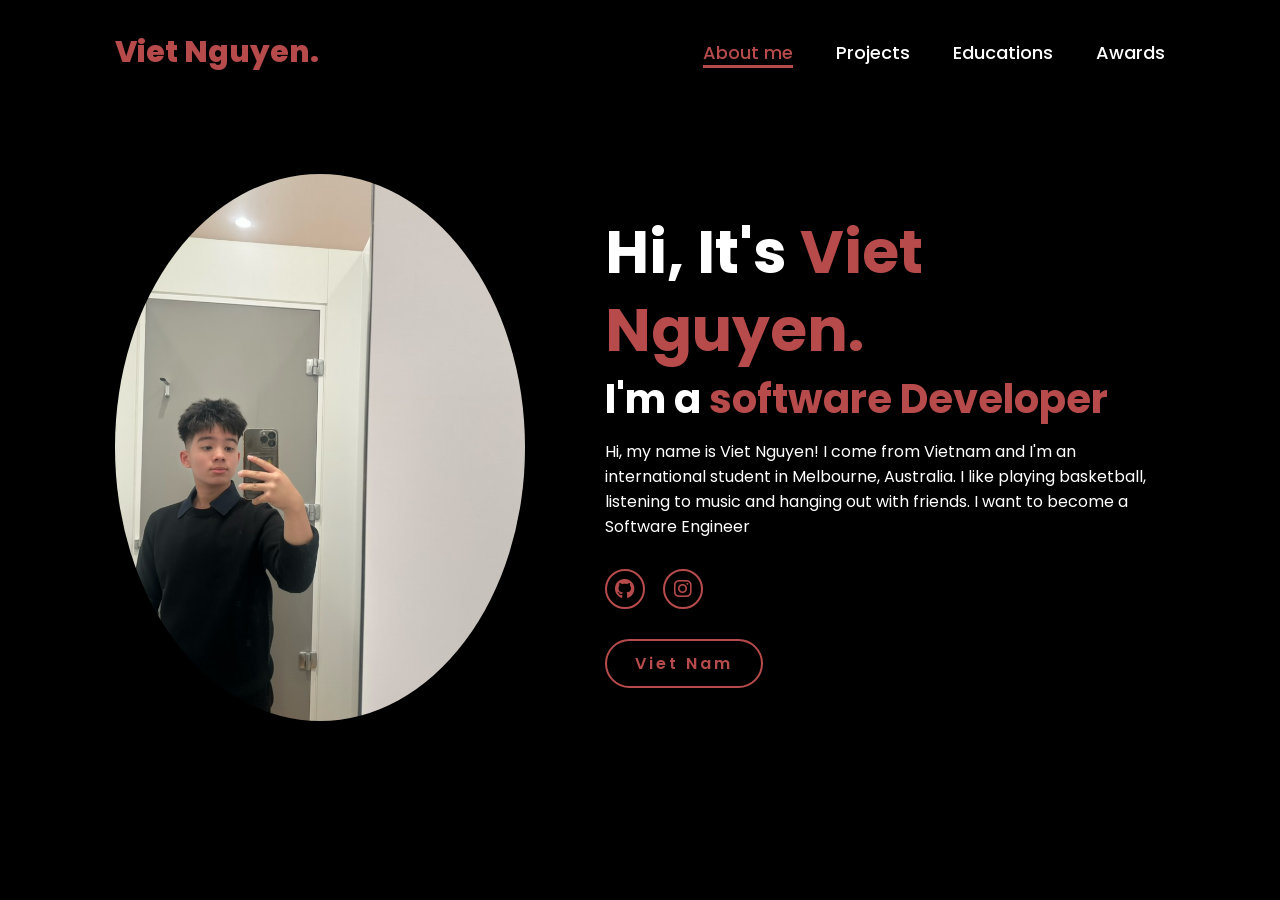
<file: index.html>
<!DOCTYPE html>
<html lang="en">
    
<head>
    <meta charset="UTF-8">
    <meta name="viewport" content="width=device-width, initial-scale=1.0">
    <link rel="stylesheet" href="https://cdnjs.cloudflare.com/ajax/libs/font-awesome/6.5.2/css/all.min.css">
    <link rel="stylesheet" href="./styles.css">
    <title>Portfolio Website</title>
</head>
<body>
    <header>
        <a href="/index.html" class="logo">Viet Nguyen.</a>

        <nav>
            <a href="/index.html" class="active">About me</a>
            <a href="/project.html" >Projects</a>
            <a href="/education.html" >Educations</a>
            <a href="/award.html" >Awards</a>
        </nav>
    </header>
    <section class="home">
        <div class="home-img">
            <img src="./4CDA007C-0834-4842-A469-90190577B0D3_1_105_c.jpeg" alt="">
        </div>
        <div class="home-content">
            <h1>Hi, It's <span>Viet Nguyen.</span></h1>
            <h3 class="typing-text">I'm a <span></span></h3>
            <p>
                Hi, my name is Viet Nguyen! I come from Vietnam and I'm an international student in Melbourne, Australia. I like playing basketball, listening to
                music and hanging out with friends. I want to become a Software Engineer
            </p>
            <div class="social-icons">
                <a href="https://github.com/Dutz-x08z"><i class="fa-brands fa-github"></i></a>
                <a href="https://www.instagram.com/_vjetng.08_/"><i class="fa-brands fa-instagram"></i></a>
            </div>
            <a href="https://maps.app.goo.gl/EAD2N7cCawLZmibY9" class="btn" target="_blank">Viet Nam</a>
        </div>
    </section>
</body>
</html>
</file>
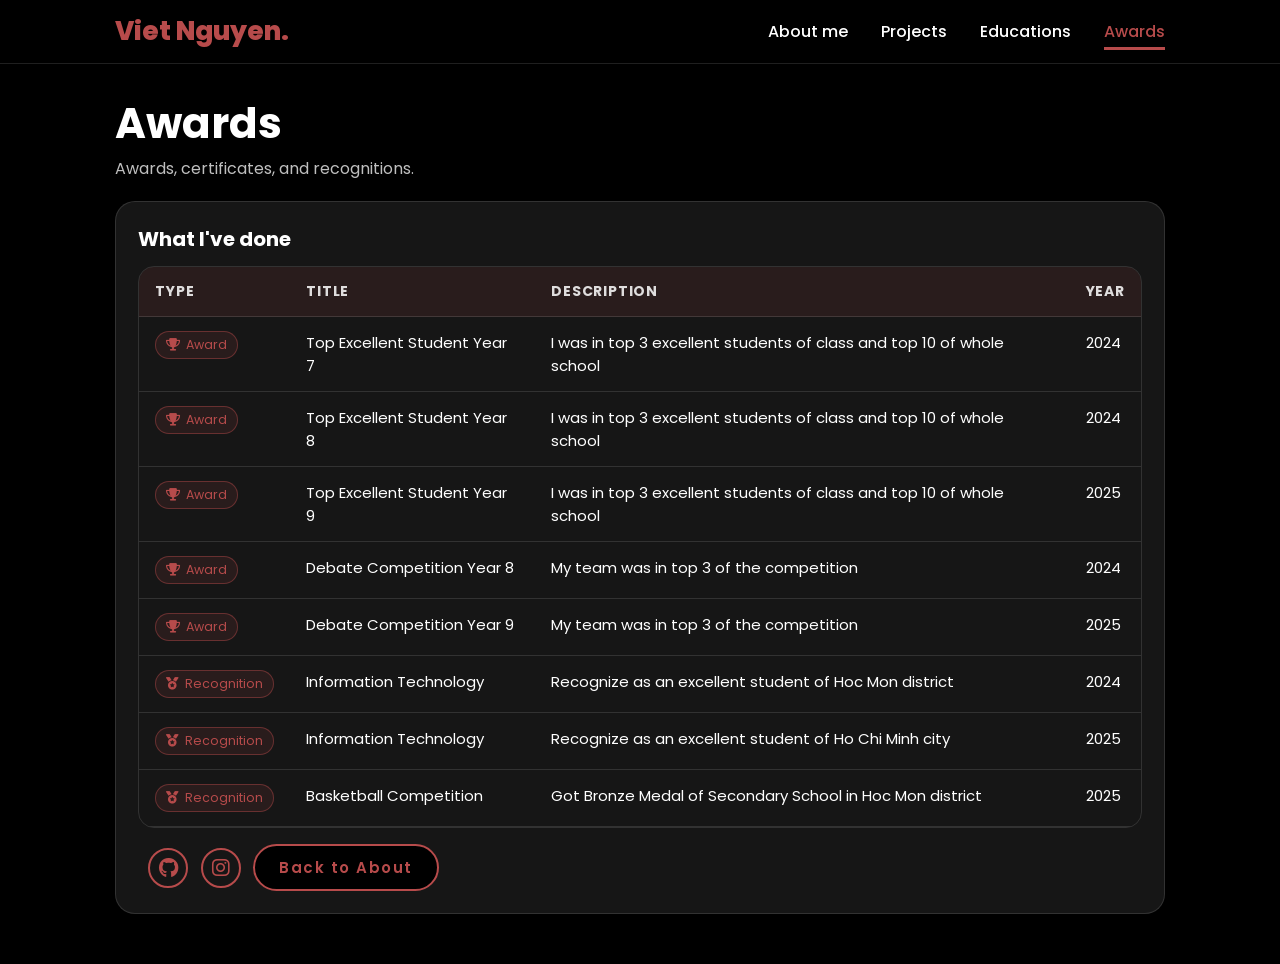
<file: award.html>
<!DOCTYPE html>
<html lang="en">
<head>
    <meta charset="UTF-8">
    <meta name="viewport" content="width=device-width, initial-scale=1.0">
    <link rel="stylesheet" href="https://cdnjs.cloudflare.com/ajax/libs/font-awesome/6.5.2/css/all.min.css">
    <link rel="stylesheet" href="/feature.css">
    <title>Awards | Viet Nguyen</title>
</head>
<body>
    <header>
        <a href="index.html" class="logo">Viet Nguyen.</a>
        <nav>
            <a href="index.html">About me</a>
            <a href="project.html">Projects</a>
            <a href="education.html">Educations</a>
            <a href="award.html" class="active">Awards</a>
        </nav>
    </header>

    <section class="page">
        <div class="page-header">
            <h1>Awards</h1>
            <p>Awards, certificates, and recognitions.</p>
        </div>

        <div class="card">
            <div class="card-title">What I've done</div>

            <div class="table-wrap">
                <table class="list-table">
                    <thead>
                        <tr>
                            <th>Type</th>
                            <th>Title</th>
                            <th>Description</th>
                            <th>Year</th>
                        </tr>
                    </thead>
                    <tbody>
                        <tr>
                            <td><span class="badge"><i class="fa-solid fa-trophy"></i> Award</span></td>
                            <td>Top Excellent Student Year 7</td>
                            <td>I was in top 3 excellent students of class and top 10 of whole school</td>
                            <td>2024</td>
                        </tr>
                        <tr>
                            <td><span class="badge"><i class="fa-solid fa-trophy"></i> Award</span></td>
                            <td>Top Excellent Student Year 8</td>
                            <td>I was in top 3 excellent students of class and top 10 of whole school</td>
                            <td>2024</td>
                        </tr>
                        <tr>
                            <td><span class="badge"><i class="fa-solid fa-trophy"></i> Award</span></td>
                            <td>Top Excellent Student Year 9</td>
                            <td>I was in top 3 excellent students of class and top 10 of whole school</td>
                            <td>2025</td>
                        </tr>
                        <tr>
                            <td><span class="badge"><i class="fa-solid fa-trophy"></i> Award</span></td>
                            <td>Debate Competition Year 8</td>
                            <td>My team was in top 3 of the competition</td>
                            <td>2024</td>
                        </tr>
                        <tr>
                            <td><span class="badge"><i class="fa-solid fa-trophy"></i> Award</span></td>
                            <td>Debate Competition Year 9</td>
                            <td>My team was in top 3 of the competition</td>
                            <td>2025</td>
                        </tr>
                        <tr>
                            <td><span class="badge"><i class="fa-solid fa-medal"></i> Recognition</span></td>
                            <td>Information Technology</td>
                            <td>Recognize as an excellent student of Hoc Mon district</td>
                            <td>2024</td>
                        </tr>
                        <tr>
                            <td><span class="badge"><i class="fa-solid fa-medal"></i> Recognition</span></td>
                            <td>Information Technology</td>
                            <td>Recognize as an excellent student of Ho Chi Minh city</td>
                            <td>2025</td>
                        </tr>
                        <tr>
                            <td><span class="badge"><i class="fa-solid fa-medal"></i> Recognition</span></td>
                            <td>Basketball Competition</td>
                            <td>Got Bronze Medal of Secondary School in Hoc Mon district</td>
                            <td>2025</td>
                        </tr>
                    </tbody>
                </table>
            </div>

            <div class="actions">
                <div class="social-icons">
                    <a href="https://github.com/Dutz-x08z"><i class="fa-brands fa-github"></i></a>
                    <a href="https://www.instagram.com/_vjetng.08_/"><i class="fa-brands fa-instagram"></i></a>
                </div>
                <a href="index.html" class="btn">Back to About</a>
            </div>
        </div>
    </section>
</body>
</html>
</file>
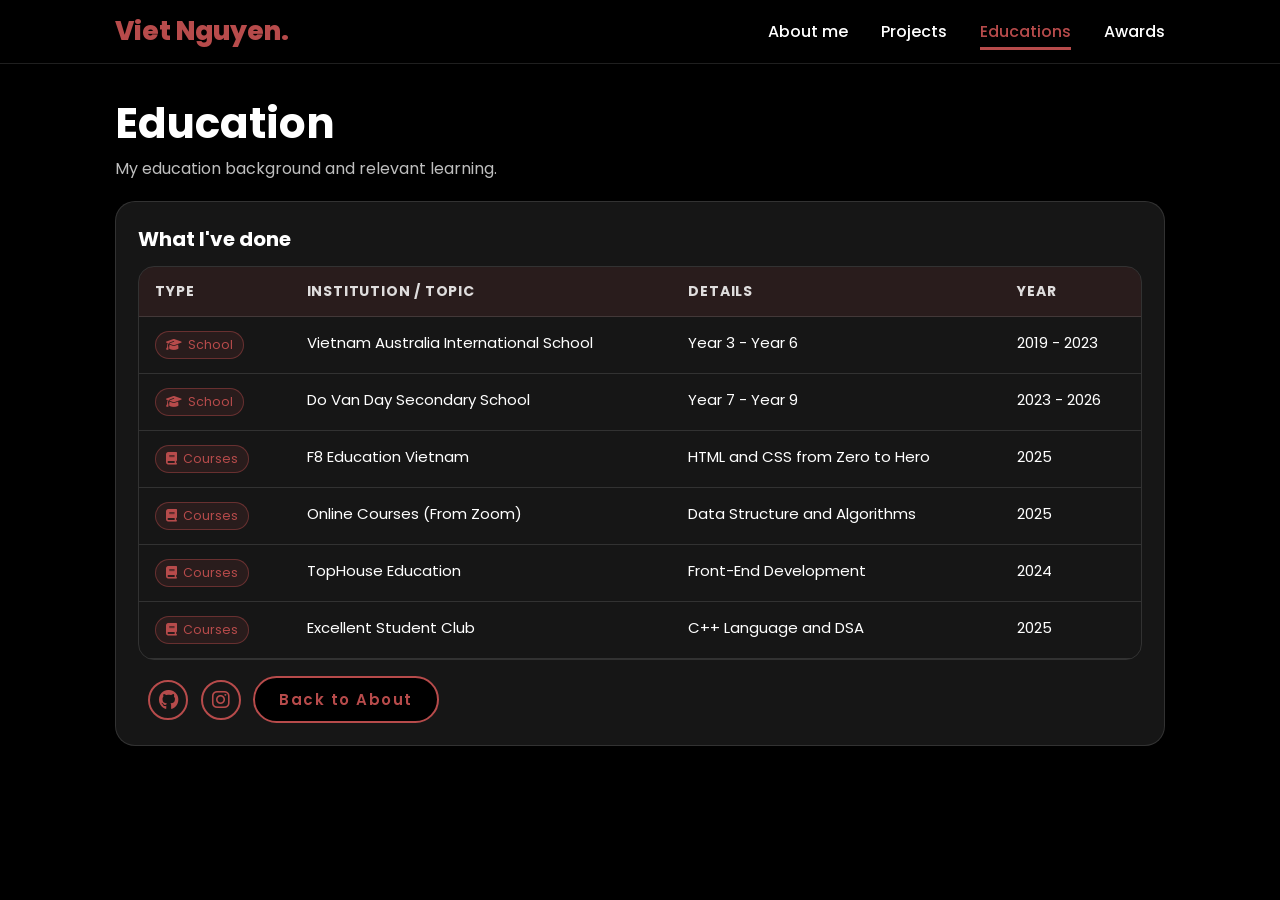
<file: education.html>
<!DOCTYPE html>
<html lang="en">
<head>
    <meta charset="UTF-8">
    <meta name="viewport" content="width=device-width, initial-scale=1.0">
    <link rel="stylesheet" href="https://cdnjs.cloudflare.com/ajax/libs/font-awesome/6.5.2/css/all.min.css">
    <link rel="stylesheet" href="./feature.css">
    <title>Education | Viet Nguyen</title>
</head>
<body>
    <header>
        <a href="index.html" class="logo">Viet Nguyen.</a>
        <nav>
            <a href="index.html">About me</a>
            <a href="project.html">Projects</a>
            <a href="education.html" class="active">Educations</a>
            <a href="award.html">Awards</a>
        </nav>
    </header>

    <section class="page">
        <div class="page-header">
            <h1>Education</h1>
            <p>My education background and relevant learning.</p>
        </div>

        <div class="card">
            <div class="card-title">What I've done</div>

            <div class="table-wrap">
                <table class="list-table">
                    <thead>
                        <tr>
                            <th>Type</th>
                            <th>Institution / Topic</th>
                            <th>Details</th>
                            <th>Year</th>
                        </tr>
                    </thead>
                    <tbody>
                        <tr>
                            <td><span class="badge"><i class="fa-solid fa-graduation-cap"></i> School</span></td>
                            <td>Vietnam Australia International School</td>
                            <td>Year 3 - Year 6</td>
                            <td>2019 - 2023</td>
                        </tr>
                        <tr>
                            <td><span class="badge"><i class="fa-solid fa-graduation-cap"></i> School</span></td>
                            <td>Do Van Day Secondary School</td>
                            <td>Year 7 - Year 9</td>
                            <td>2023 - 2026</td>
                        </tr>
                        <tr>
                            <td><span class="badge"><i class="fa-solid fa-book"></i> Courses</span></td>
                            <td>F8 Education Vietnam</td>
                            <td>HTML and CSS from Zero to Hero</td>
                            <td>2025</td>
                        </tr>
                        <tr>
                            <td><span class="badge"><i class="fa-solid fa-book"></i> Courses</span></td>
                            <td>Online Courses (From Zoom)</td>
                            <td>Data Structure and Algorithms</td>
                            <td>2025</td>
                        </tr>
                        <tr>
                            <td><span class="badge"><i class="fa-solid fa-book"></i> Courses</span></td>
                            <td>TopHouse Education</td>
                            <td>Front-End Development</td>
                            <td>2024</td>
                        </tr>
                        <tr>
                            <td><span class="badge"><i class="fa-solid fa-book"></i> Courses</span></td>
                            <td>Excellent Student Club</td>
                            <td>C++ Language and DSA</td>
                            <td>2025</td>
                        </tr>
                    </tbody>
                </table>
            </div>

            <div class="actions">
                <div class="social-icons">
                    <a href="https://github.com/Dutz-x08z"><i class="fa-brands fa-github"></i></a>
                    <a href="https://www.instagram.com/_vjetng.08_/"><i class="fa-brands fa-instagram"></i></a>
                </div>
                <a href="index.html" class="btn">Back to About</a>
            </div>
        </div>
    </section>
</body>
</html>
</file>
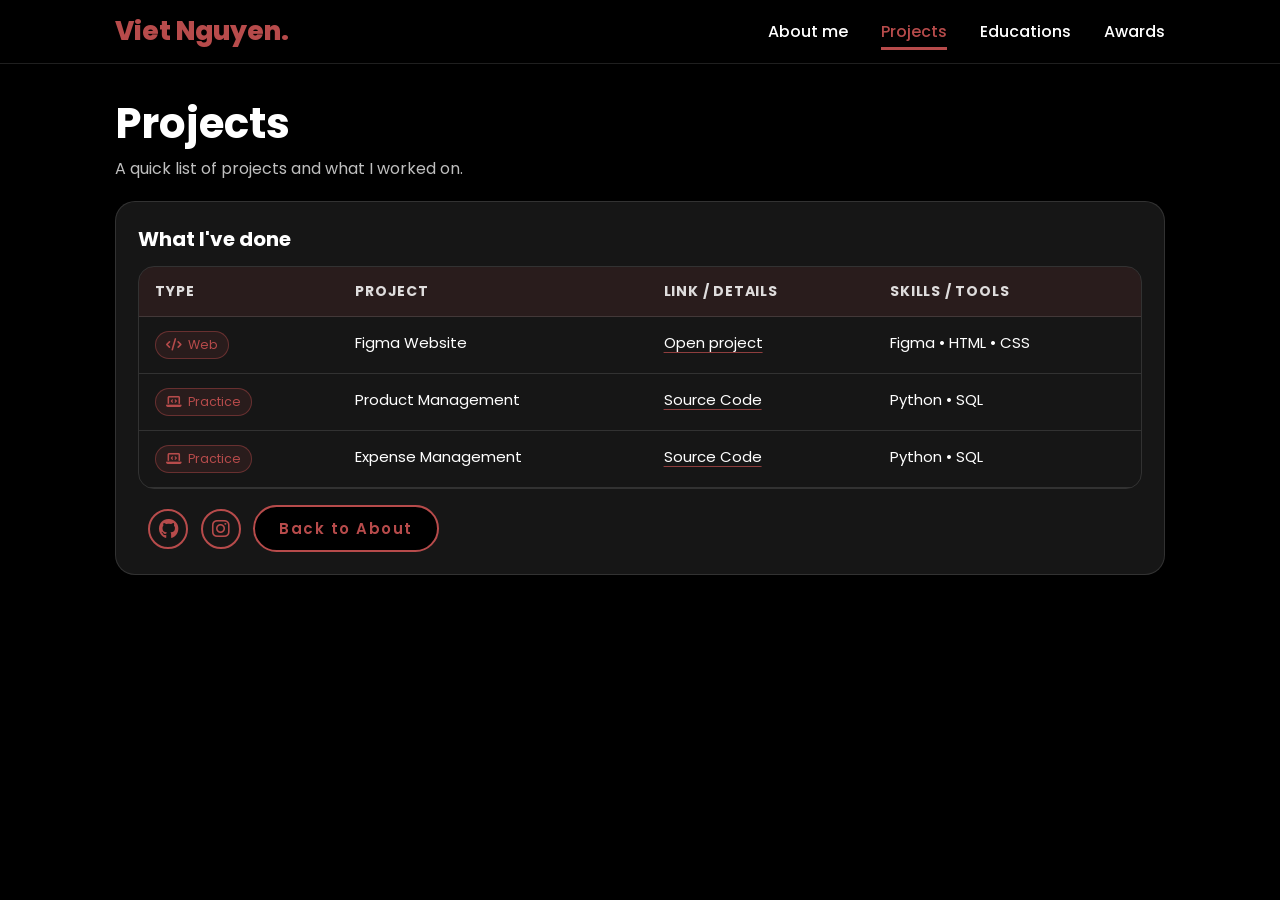
<file: project.html>
<!DOCTYPE html>
<html lang="en">
<head>
    <meta charset="UTF-8">
    <meta name="viewport" content="width=device-width, initial-scale=1.0">
    <link rel="stylesheet" href="https://cdnjs.cloudflare.com/ajax/libs/font-awesome/6.5.2/css/all.min.css">
    <link rel="stylesheet" href="./feature.css">
    <title>Projects | Viet Nguyen</title>
</head>
<body>
    <header>
        <a href="index.html" class="logo">Viet Nguyen.</a>
        <nav>
            <a href="index.html">About me</a>
            <a href="project.html" class="active">Projects</a>
            <a href="education.html">Educations</a>
            <a href="award.html">Awards</a>
        </nav>
    </header>

    <section class="page">
        <div class="page-header">
            <h1>Projects</h1>
            <p>A quick list of projects and what I worked on.</p>
        </div>

        <div class="card">
            <div class="card-title">What I've done</div>

            <div class="table-wrap">
                <table class="list-table">
                    <thead>
                        <tr>
                            <th>Type</th>
                            <th>Project</th>
                            <th>Link / Details</th>
                            <th>Skills / Tools</th>
                        </tr>
                    </thead>
                    <tbody>
                        <tr>
                            <td><span class="badge"><i class="fa-solid fa-code"></i> Web</span></td>
                            <td>Figma Website</td>
                            <td><a class="inline-link" href="https://dutz-x08z.github.io/dutzproject1/" target="_blank">Open project</a></td>
                            <td>Figma • HTML • CSS</td>
                        </tr>
                        <tr>
                            <td><span class="badge"><i class="fa-solid fa-laptop-code"></i> Practice</span></td>
                            <td>Product Management</td>
                            <td><a class="inline-link" href="https://github.com/Dutz-x08z/productmanagement" target="_blank">Source Code</a></td>
                            <td>Python • SQL</td>
                        </tr>
                        <tr>
                            <td><span class="badge"><i class="fa-solid fa-laptop-code"></i> Practice</span></td>
                            <td>Expense Management</td>
                            <td><a class="inline-link" href="https://github.com/Dutz-x08z/expense.management" target="_blank">Source Code</a></td>
                            <td>Python • SQL</td>
                        </tr>
                    </tbody>
                </table>
            </div>

            <div class="actions">
                <div class="social-icons">
                    <a href="https://github.com/Dutz-x08z"><i class="fa-brands fa-github"></i></a>
                    <a href="https://www.instagram.com/_vjetng.08_/"><i class="fa-brands fa-instagram"></i></a>
                </div>
                <a href="index.html" class="btn">Back to About</a>
            </div>
        </div>
    </section>
</body>
</html>
</file>
<file: styles.css>
@import url('https://fonts.googleapis.com/css2?family=Poppins:wght@100;200;300;400;500;600&display=swap');

*{
    margin: 0;
    padding: 0;
    box-sizing: border-box;
    text-decoration: none;
    border: none;
    outline: none;
    font-family: 'Poppins', sans-serif;
}

html{
    font-size: 62.5%;
}

body{
    width: 100%;
    height: 100vh;
    overflow-x: hidden;
    background-color: black;
    color: white;
}

header{
    margin-top: 20px;
    position: fixed;
    top: 0;
    left: 0;
    width: 100%;
    padding: 1rem 9%;
    background-color: transparent;
    filter: drop-shadow(10px);
    display: flex;
    justify-content: space-between;
    align-items: center;
    z-index: 100;
}

.logo{
    font-size: 3rem;
    color: #b74b4b;
    font-weight: 800;
    cursor: pointer;
    transition: 0.5s ease;
}

.logo:hover{
    transform: scale(1.1);
}

nav a{
    font-size: 1.8rem;
    color: white;
    margin-left: 4rem;
    font-weight: 500;
    transition: 0.3s ease;
    border-bottom: 3px solid transparent;
}

nav a:hover,
nav a.active{
    color: #b74b4b;
    border-bottom: 3px solid #b74b4b;
}

@media(max-width:995px){
    nav{
        position: absolute;
        display: none;
        top: 0;
        right: 0;
        width: 40%;
        border-left: 3px solid #b74b4b;
        border-bottom: 3px solid #b74b4b;
        border-bottom-left-radius: 2rem;
        padding: 1rem solid;
        background-color: #161616;
        border-top: 0.1rem solid rgba(0,0,0,0.1);
    }

    nav.active{
        display: block;
    }

    nav a{
        display: block;
        font-size: 2rem;
        margin: 3rem 0;
    }

    nav a:hover,
    nav a.active{
        padding: 1rem;
        border-radius: 0.5rem;
        border-bottom: 0.5rem solid #b74b4b;
    }
}

section{
    min-height: 100vh;
    padding: 5rem 9% 5rem;
}

.home{
    display: flex;
    justify-content: center;
    align-items: center;
    gap: 8rem;
    background-color: black;
}

.home .home-content h1{
    font-size: 6rem;
    font-weight: 700;
    line-height: 1.3;
}

span{
    color: #b74b4b;
}

.home-content h3{
    font-size: 4rem;
    margin-bottom: 1rem;
    font-weight: 700;
}

.home-content p{
    font-size: 1.6rem;
}

.home-img{
    border-radius: 50%;
}

.home-img img{
    position: relative;
    width: 32vw;
    border-radius: 50%;
    box-shadow: 0 0 25px solid #b74b4b;
    cursor: pointer;
    transition: 0.2s linear;
}

.home-img img:hover{
    font-size: 1.8rem;
    font-weight: 500;
}

.social-icons a{
    display: inline-flex;
    justify-content: center;
    align-items: center;
    width: 4rem;
    height: 4rem;
    background-color: transparent;
    border: 0.2rem solid #b74b4b;
    font-size: 2rem;
    border-radius: 50%;
    margin: 3rem 1.5rem 3rem 0;
    transition: 0.3s ease;
    color: #b74b4b;
}

.social-icons a:hover{
    color: black;
    transform: scale(1.3) translateY(-5px);
    background-color: #b74b4b;
    box-shadow: 0  0 25px #b74b4b;
}

.btn{
    display: inline-block;
    padding: 1rem 2.8rem;
    background-color: black;
    border-radius: 4rem;
    font-size: 1.6rem;
    color: #b74b4b;
    letter-spacing: 0.3rem;
    font-weight: 600;
    border: 2px solid #b74b4b;
    transition: 0.3s ease;
    cursor: pointer;
}

.btn:hover{
    transform: scale3d(1.03);
    background-color: #b74b4b;
    color: black;
    box-shadow: 0 0 25px #b74b4b;
}

.typing-text{
    font-size: 34px;
    font-weight: 600;
    min-width: 280px;
}

.typing-text span{
    position: relative;
}

.typing-text span::before{
    content: "software Developer";
    color: #b74b4b;
    animation: words 20s infinite;
}

.typing-text span::after{
    content: "";
    background-color: black;
    position: absolute;
    width: calc(100% + 8px);
    height: 100%;
    border-left: 3px solid black;
    right: -8;
    animation: cursor 0.6s infinite;
}

@keyframes cursor{
    to{
        border-left: 3px solid #b74b4b;
    }
}

@keyframes words{
    0%, 20%{
        content: "Junior Web Developer";
    }
    21%, 40%{
        content: "Junior Back-End Development";
    }
    41%, 60%{
        content: "Junior Web Developer";
    }
    61%, 80%{
        content: "Junior Back-End Development";
    }
    81%, 100%{
        content: "Junior Web Developer";
    }
}

@media (max-width: 1000px){
    .home{
        gap: 4rem;
    }
}

@media(max-width:995px){
    .home{
        flex-direction: column;
        margin: 5rem 4rem;
    }

    .home .home-content h3{
        font-size: 2.5rem;
    }

    .home-content h1{
        font-size: 5rem;
    }

    .home-img img{
        width: 70vw;
        margin-top: 4rem;
    }
}
</file>
<file: feature.css>
@import url('https://fonts.googleapis.com/css2?family=Poppins:wght@100;200;300;400;500;600&display=swap');

:root{
    --bg: #000000;
    --panel: #161616;
    --text: #ffffff;
    --muted: rgba(255,255,255,0.75);
    --accent: #b74b4b;
    --border: rgba(255,255,255,0.12);
}

*{
    margin: 0;
    padding: 0;
    box-sizing: border-box;
    text-decoration: none;
    border: none;
    outline: none;
    font-family: 'Poppins', sans-serif;
}

html{ font-size: 62.5%; }

body{
    width: 100%;
    min-height: 100vh;
    overflow-x: hidden;
    background: var(--bg);
    color: var(--text);
}

/* ===== Header / Nav ===== */
header{
    position: fixed;
    top: 0;
    left: 0;
    width: 100%;
    padding: 1.2rem 9%;
    background: rgba(0,0,0,0.35);
    backdrop-filter: blur(10px);
    display: flex;
    justify-content: space-between;
    align-items: center;
    z-index: 100;
    border-bottom: 1px solid var(--border);
}

.logo{
    font-size: 2.6rem;
    color: var(--accent);
    font-weight: 800;
    cursor: pointer;
    transition: 0.2s ease;
}
.logo:hover{ transform: scale(1.04); }

nav a{
    font-size: 1.6rem;
    color: var(--text);
    margin-left: 3rem;
    font-weight: 500;
    transition: 0.2s ease;
    border-bottom: 3px solid transparent;
    padding-bottom: 0.4rem;
}
nav a:hover,
nav a.active{
    color: var(--accent);
    border-bottom: 3px solid var(--accent);
}

/* ===== Layout ===== */
section{
    min-height: 100vh;
    padding: 10rem 9% 5rem; /* top padding accounts for fixed header */
}

.page{
    display: grid;
    grid-template-columns: 1fr;
    gap: 2rem;
    align-content: start;
}

.page-header h1{
    font-size: 4.2rem;
    line-height: 1.15;
    margin-bottom: 0.8rem;
}
.page-header p{
    font-size: 1.6rem;
    color: var(--muted);
    max-width: 72ch;
}

.card{
    background: var(--panel);
    border: 1px solid var(--border);
    border-radius: 2rem;
    padding: 2.2rem;
    box-shadow: 0 10px 30px rgba(0,0,0,0.35);
}

.card-title{
    font-size: 2rem;
    font-weight: 700;
    margin-bottom: 1.2rem;
}

.table-wrap{
    width: 100%;
    overflow-x: auto;
    border-radius: 1.6rem;
    border: 1px solid var(--border);
}

.list-table{
    width: 100%;
    border-collapse: collapse;
    min-width: 720px; /* forces horizontal scroll on small screens instead of breaking */
}

.list-table thead th{
    text-align: left;
    font-size: 1.4rem;
    letter-spacing: 0.08rem;
    text-transform: uppercase;
    color: rgba(255,255,255,0.85);
    background: rgba(183,75,75,0.12);
    padding: 1.4rem 1.6rem;
    border-bottom: 1px solid var(--border);
}

.list-table tbody td{
    font-size: 1.5rem;
    color: var(--text);
    padding: 1.4rem 1.6rem;
    vertical-align: top;
    border-bottom: 1px solid var(--border);
}

.list-table tbody tr:hover{
    background: rgba(255,255,255,0.04);
}

.badge{
    display: inline-flex;
    align-items: center;
    gap: 0.6rem;
    padding: 0.4rem 1rem;
    border-radius: 999px;
    font-size: 1.25rem;
    border: 1px solid rgba(183,75,75,0.45);
    color: var(--accent);
    background: rgba(183,75,75,0.12);
    white-space: nowrap;
}

a.inline-link{
    color: var(--text);
    text-decoration: underline;
    text-decoration-color: rgba(183,75,75,0.75);
    text-underline-offset: 0.25em;
}
a.inline-link:hover{
    color: var(--accent);
}

.actions{
    display: flex;
    flex-wrap: wrap;
    gap: 1.2rem;
    margin-top: 1.6rem;
    align-items: center;
}

.social-icons a{
    display: inline-flex;
    justify-content: center;
    align-items: center;
    width: 4rem;
    height: 4rem;
    background-color: transparent;
    border: 0.2rem solid var(--accent);
    font-size: 2rem;
    border-radius: 50%;
    transition: 0.25s ease;
    color: var(--accent);
    margin-left: 10px;
}
.social-icons a:hover{
    color: var(--bg);
    transform: translateY(-4px) scale(1.08);
    background-color: var(--accent);
    box-shadow: 0 0 18px rgba(183,75,75,0.65);
}

.btn{
    display: inline-block;
    padding: 1rem 2.4rem;
    background: var(--bg);
    border-radius: 4rem;
    font-size: 1.5rem;
    color: var(--accent);
    letter-spacing: 0.15rem;
    font-weight: 600;
    border: 2px solid var(--accent);
    transition: 0.25s ease;
    cursor: pointer;
}
.btn:hover{
    transform: translateY(-2px);
    background: var(--accent);
    color: var(--bg);
    box-shadow: 0 0 18px rgba(183,75,75,0.65);
}

/* ===== Mobile Nav (kept simple like your original) ===== */
@media(max-width:995px){
    nav{
        position: absolute;
        display: none;
        top: 100%;
        right: 0;
        width: min(340px, 80vw);
        border: 1px solid var(--border);
        border-top: 0;
        border-bottom-left-radius: 2rem;
        padding: 1rem;
        background: var(--panel);
    }

    nav.active{ display: block; }

    nav a{
        display: block;
        font-size: 1.8rem;
        margin: 1.2rem 0;
        padding: 1rem;
        border-radius: 1.2rem;
        border-bottom: none;
    }

    nav a:hover,
    nav a.active{
        background: rgba(183,75,75,0.12);
        border: 1px solid rgba(183,75,75,0.35);
    }

    section{
        padding: 10rem 6% 4rem;
    }

    .page-header h1{ font-size: 3.4rem; }
    .list-table{ min-width: 640px; }
}
</file>
